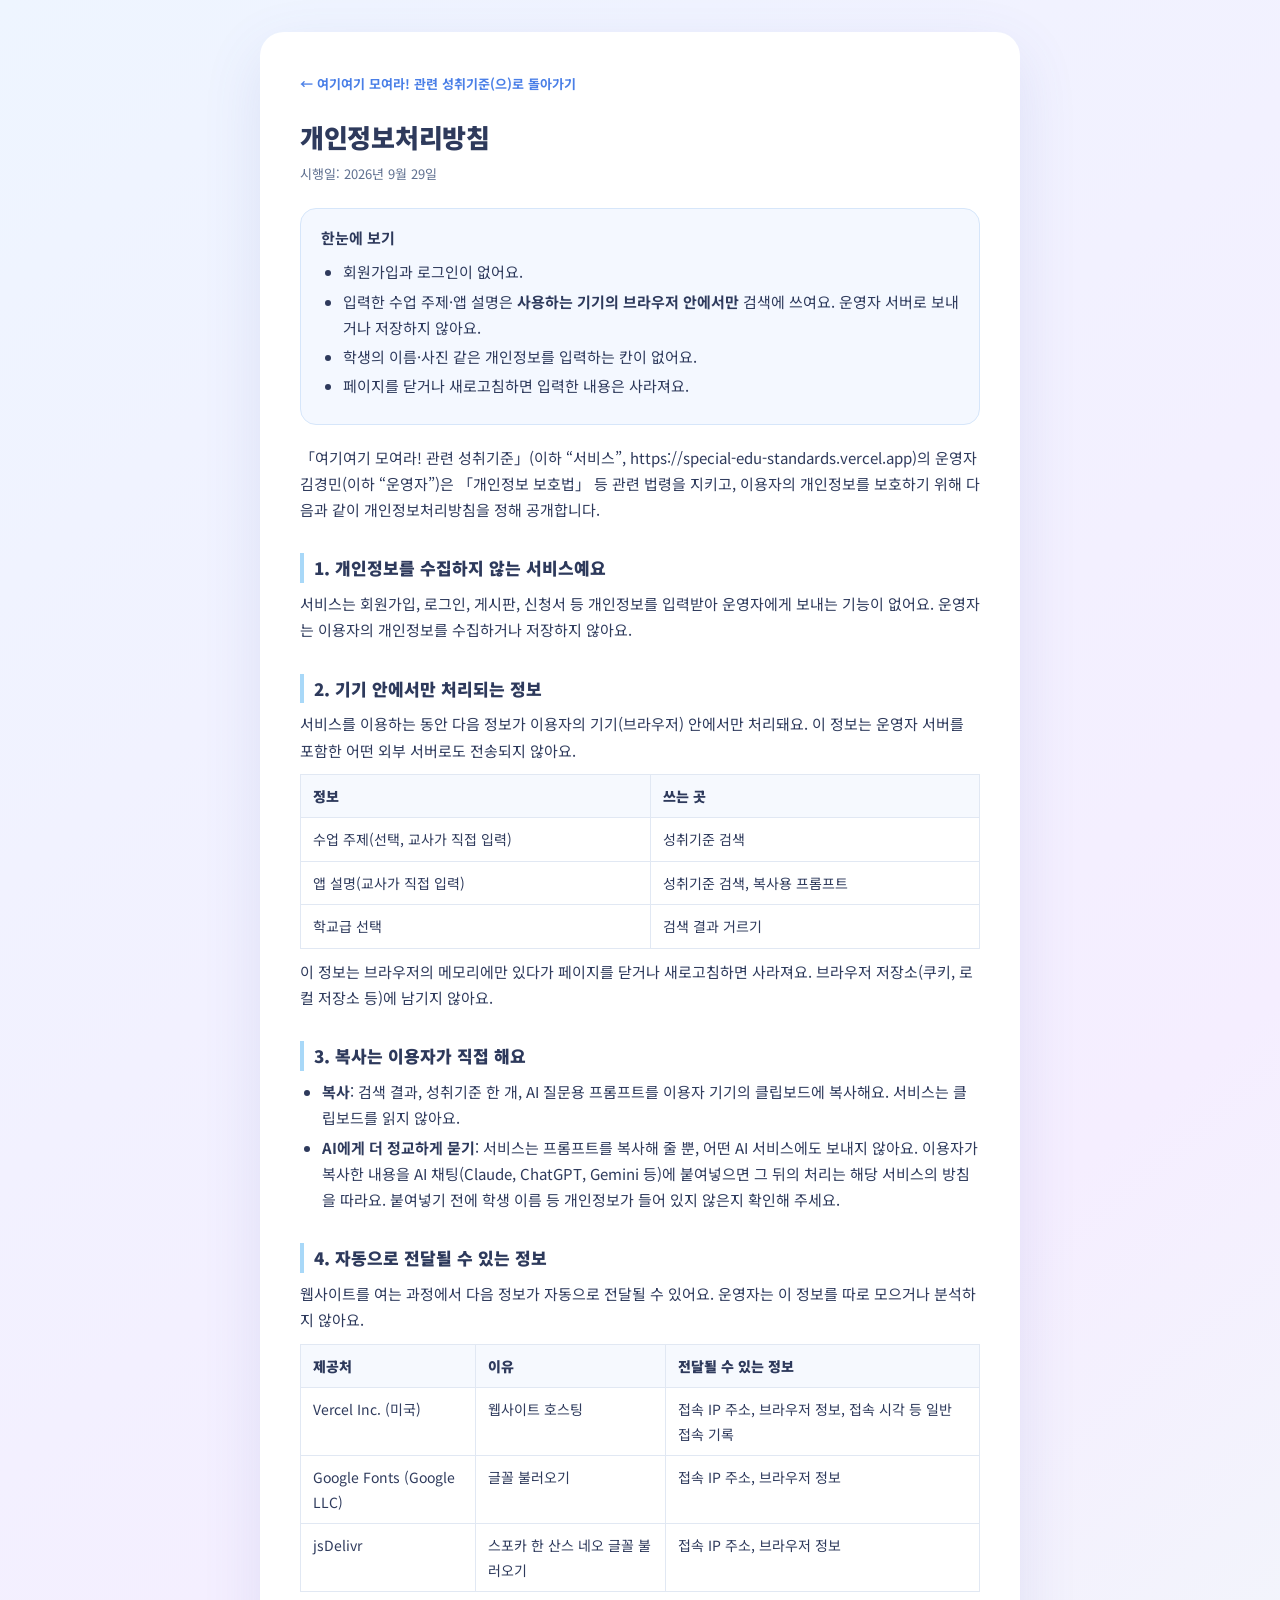
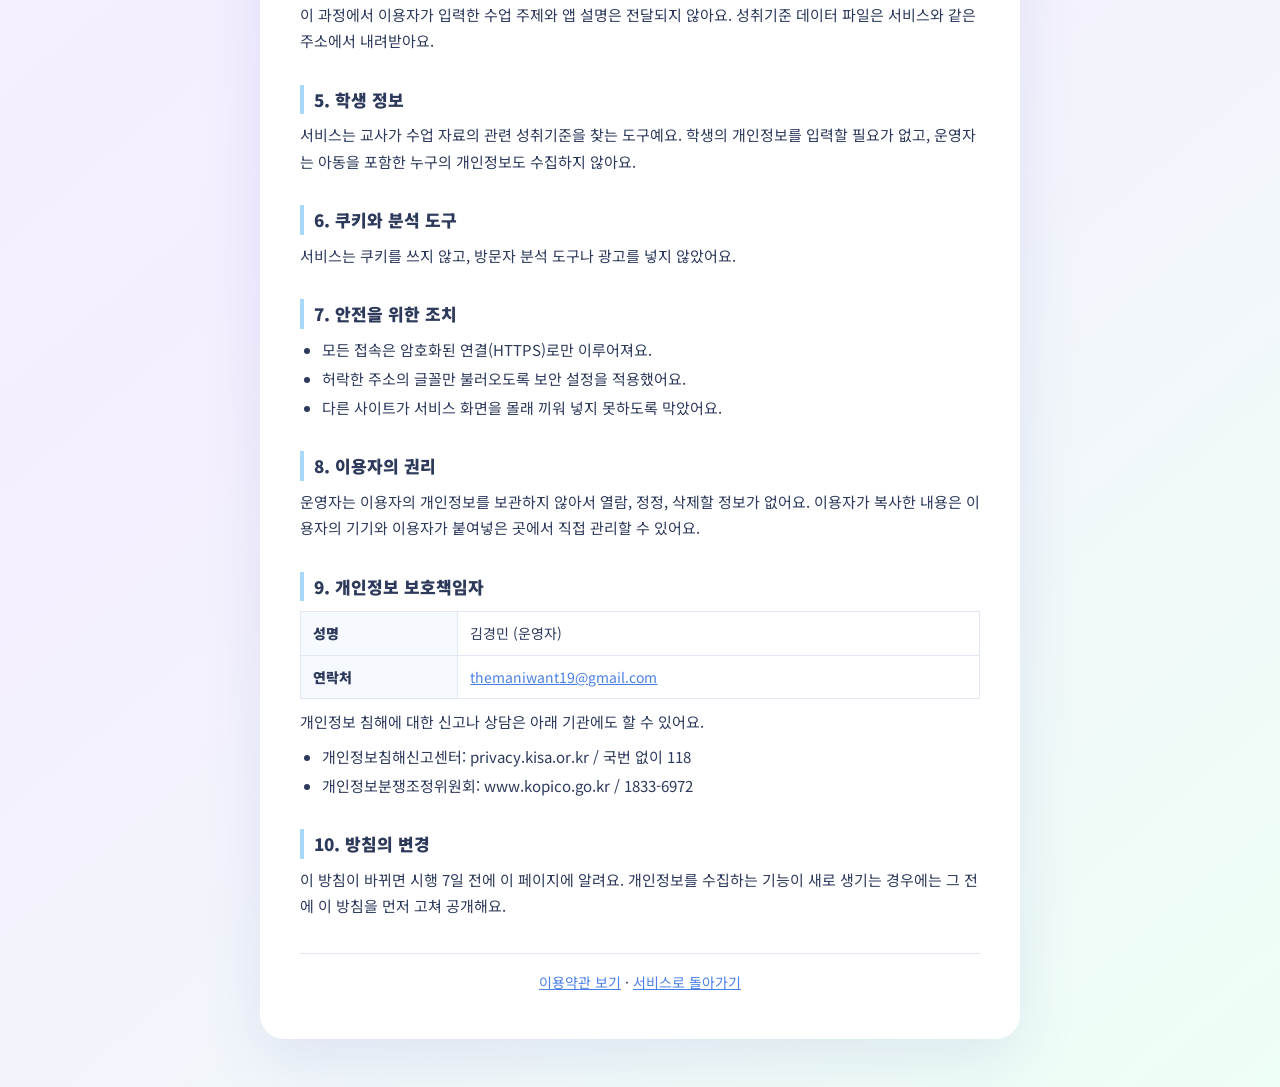
<file: privacy.html>
<!DOCTYPE html>
<html lang="ko">
<head>
<meta charset="UTF-8">
<meta name="viewport" content="width=device-width,initial-scale=1.0">
<title>개인정보처리방침 · 여기여기 모여라! 관련 성취기준</title>
<meta name="description" content="여기여기 모여라! 관련 성취기준 서비스의 개인정보처리방침입니다.">
<link rel="canonical" href="https://special-edu-standards.vercel.app/privacy">
<link href="https://fonts.googleapis.com/css2?family=Noto+Sans+KR:wght@400;700;900&display=swap" rel="stylesheet">
<link rel="stylesheet" href="/policy.css">
<link rel="icon" href="/favicon.svg" type="image/svg+xml">
</head>
<body>
<main class="doc">
  <a class="back" href="/">← 여기여기 모여라! 관련 성취기준(으)로 돌아가기</a>
  <h1>개인정보처리방침</h1>
  <p class="meta">시행일: 2026년 9월 29일</p>
  <div class="summary">
    <b>한눈에 보기</b>
    <ul>
      <li>회원가입과 로그인이 없어요.</li>
      <li>입력한 수업 주제·앱 설명은 <b>사용하는 기기의 브라우저 안에서만</b> 검색에 쓰여요. 운영자 서버로 보내거나 저장하지 않아요.</li>
      <li>학생의 이름·사진 같은 개인정보를 입력하는 칸이 없어요.</li>
      <li>페이지를 닫거나 새로고침하면 입력한 내용은 사라져요.</li>
    </ul>
  </div>

  <p>「여기여기 모여라! 관련 성취기준」(이하 “서비스”, https://special-edu-standards.vercel.app)의 운영자 김경민(이하 “운영자”)은 「개인정보 보호법」 등 관련 법령을 지키고, 이용자의 개인정보를 보호하기 위해 다음과 같이 개인정보처리방침을 정해 공개합니다.</p>

  <h2>1. 개인정보를 수집하지 않는 서비스예요</h2>
  <p>서비스는 회원가입, 로그인, 게시판, 신청서 등 개인정보를 입력받아 운영자에게 보내는 기능이 없어요. 운영자는 이용자의 개인정보를 수집하거나 저장하지 않아요.</p>

  <h2>2. 기기 안에서만 처리되는 정보</h2>
  <p>서비스를 이용하는 동안 다음 정보가 이용자의 기기(브라우저) 안에서만 처리돼요. 이 정보는 운영자 서버를 포함한 어떤 외부 서버로도 전송되지 않아요.</p>
  <table>
    <thead><tr><th>정보</th><th>쓰는 곳</th></tr></thead>
    <tbody>
      <tr><td>수업 주제(선택, 교사가 직접 입력)</td><td>성취기준 검색</td></tr>
      <tr><td>앱 설명(교사가 직접 입력)</td><td>성취기준 검색, 복사용 프롬프트</td></tr>
      <tr><td>학교급 선택</td><td>검색 결과 거르기</td></tr>
    </tbody>
  </table>
  <p>이 정보는 브라우저의 메모리에만 있다가 페이지를 닫거나 새로고침하면 사라져요. 브라우저 저장소(쿠키, 로컬 저장소 등)에 남기지 않아요.</p>
  <h2>3. 복사는 이용자가 직접 해요</h2>
  <ul>
    <li><b>복사</b>: 검색 결과, 성취기준 한 개, AI 질문용 프롬프트를 이용자 기기의 클립보드에 복사해요. 서비스는 클립보드를 읽지 않아요.</li>
    <li><b>AI에게 더 정교하게 묻기</b>: 서비스는 프롬프트를 복사해 줄 뿐, 어떤 AI 서비스에도 보내지 않아요. 이용자가 복사한 내용을 AI 채팅(Claude, ChatGPT, Gemini 등)에 붙여넣으면 그 뒤의 처리는 해당 서비스의 방침을 따라요. 붙여넣기 전에 학생 이름 등 개인정보가 들어 있지 않은지 확인해 주세요.</li>
  </ul>

  <h2>4. 자동으로 전달될 수 있는 정보</h2>
  <p>웹사이트를 여는 과정에서 다음 정보가 자동으로 전달될 수 있어요. 운영자는 이 정보를 따로 모으거나 분석하지 않아요.</p>
  <table>
    <thead><tr><th>제공처</th><th>이유</th><th>전달될 수 있는 정보</th></tr></thead>
    <tbody>
      <tr><td>Vercel Inc. (미국)</td><td>웹사이트 호스팅</td><td>접속 IP 주소, 브라우저 정보, 접속 시각 등 일반 접속 기록</td></tr>
      <tr><td>Google Fonts (Google LLC)</td><td>글꼴 불러오기</td><td>접속 IP 주소, 브라우저 정보</td></tr>
      <tr><td>jsDelivr</td><td>스포카 한 산스 네오 글꼴 불러오기</td><td>접속 IP 주소, 브라우저 정보</td></tr>
    </tbody>
  </table>
  <p>이 과정에서 이용자가 입력한 수업 주제와 앱 설명은 전달되지 않아요. 성취기준 데이터 파일은 서비스와 같은 주소에서 내려받아요.</p>

  <h2>5. 학생 정보</h2>
  <p>서비스는 교사가 수업 자료의 관련 성취기준을 찾는 도구예요. 학생의 개인정보를 입력할 필요가 없고, 운영자는 아동을 포함한 누구의 개인정보도 수집하지 않아요.</p>
  <h2>6. 쿠키와 분석 도구</h2>
  <p>서비스는 쿠키를 쓰지 않고, 방문자 분석 도구나 광고를 넣지 않았어요.</p>

  <h2>7. 안전을 위한 조치</h2>
  <ul>
    <li>모든 접속은 암호화된 연결(HTTPS)로만 이루어져요.</li>
    <li>허락한 주소의 글꼴만 불러오도록 보안 설정을 적용했어요.</li>
    <li>다른 사이트가 서비스 화면을 몰래 끼워 넣지 못하도록 막았어요.</li>
  </ul>

  <h2>8. 이용자의 권리</h2>
  <p>운영자는 이용자의 개인정보를 보관하지 않아서 열람, 정정, 삭제할 정보가 없어요. 이용자가 복사한 내용은 이용자의 기기와 이용자가 붙여넣은 곳에서 직접 관리할 수 있어요.</p>

  <h2>9. 개인정보 보호책임자</h2>
  <table>
    <tbody>
      <tr><th>성명</th><td>김경민 (운영자)</td></tr>
      <tr><th>연락처</th><td><a href="mailto:themaniwant19@gmail.com">themaniwant19@gmail.com</a></td></tr>
    </tbody>
  </table>
  <p>개인정보 침해에 대한 신고나 상담은 아래 기관에도 할 수 있어요.</p>
  <ul>
    <li>개인정보침해신고센터: privacy.kisa.or.kr / 국번 없이 118</li>
    <li>개인정보분쟁조정위원회: www.kopico.go.kr / 1833-6972</li>
  </ul>

  <h2>10. 방침의 변경</h2>
  <p>이 방침이 바뀌면 시행 7일 전에 이 페이지에 알려요. 개인정보를 수집하는 기능이 새로 생기는 경우에는 그 전에 이 방침을 먼저 고쳐 공개해요.</p>

  <p class="foot"><a href="/terms">이용약관 보기</a> · <a href="/">서비스로 돌아가기</a></p>
</main>
</body>
</html>
</file>
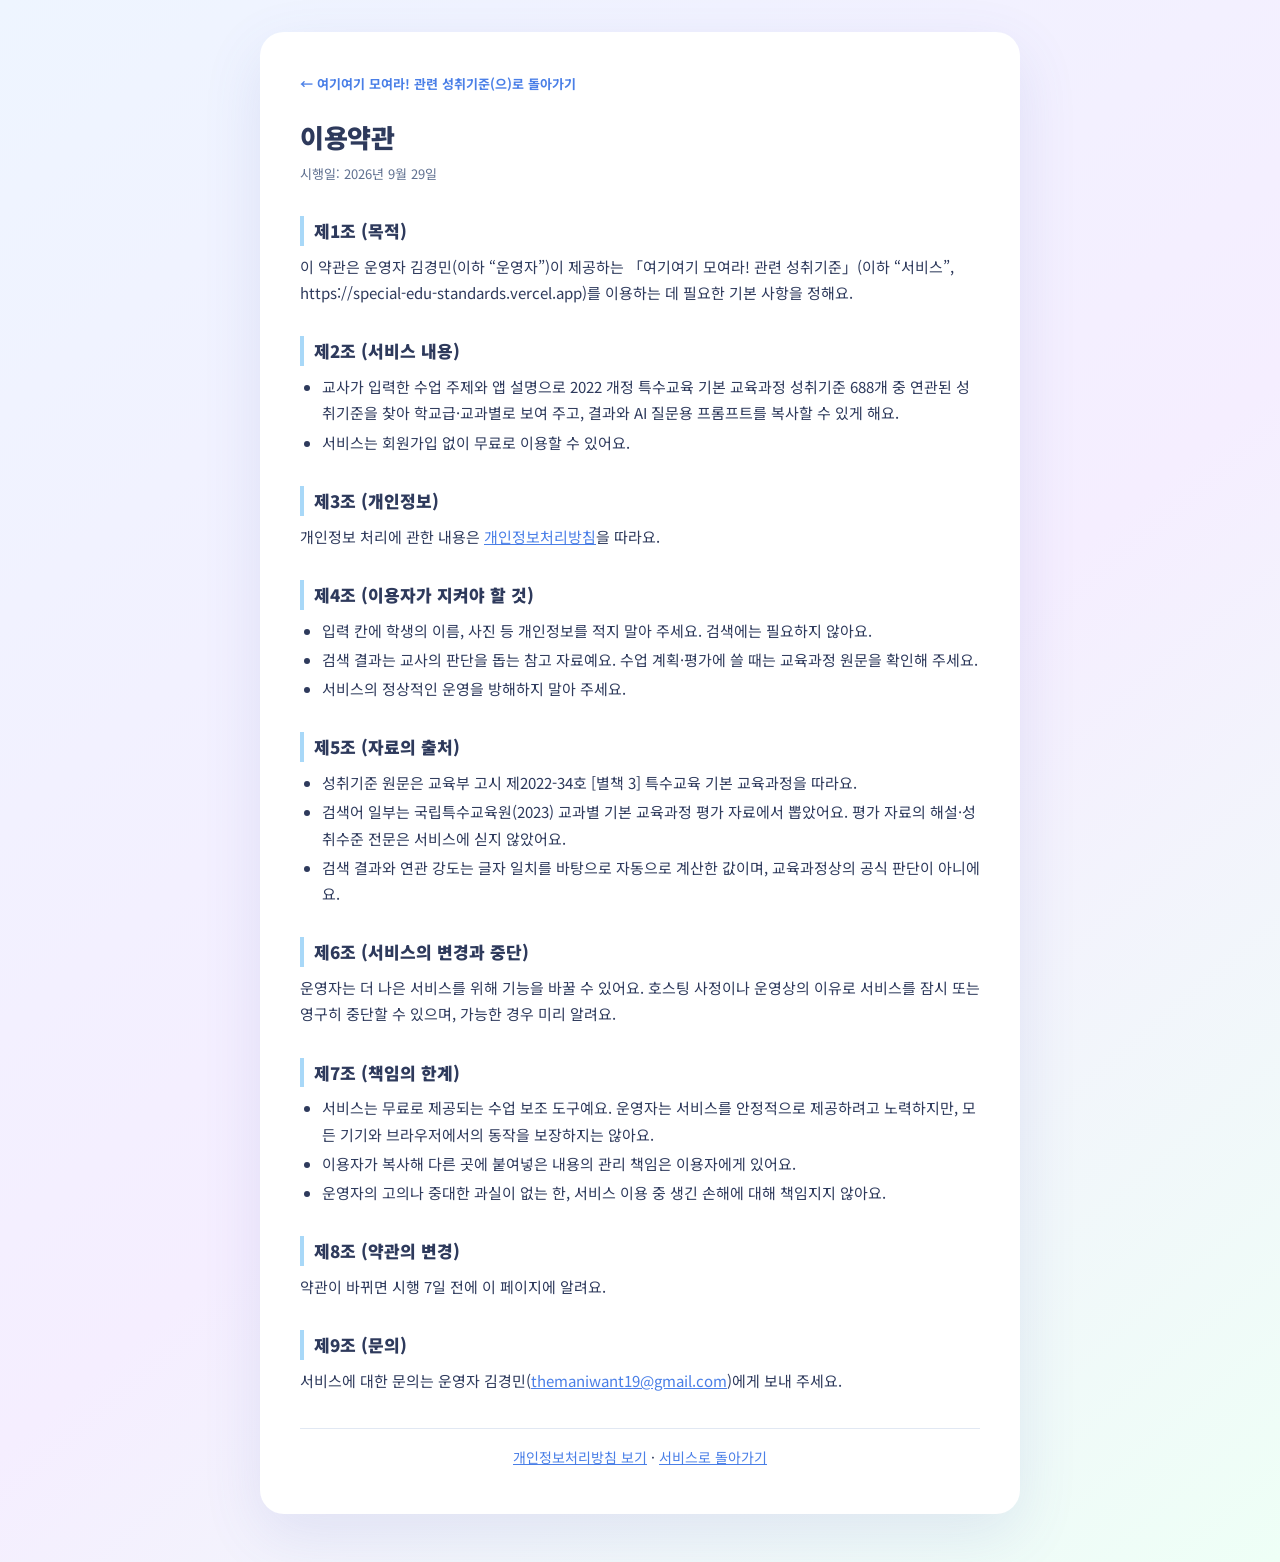
<file: terms.html>
<!DOCTYPE html>
<html lang="ko">
<head>
<meta charset="UTF-8">
<meta name="viewport" content="width=device-width,initial-scale=1.0">
<title>이용약관 · 여기여기 모여라! 관련 성취기준</title>
<meta name="description" content="여기여기 모여라! 관련 성취기준 서비스의 이용약관입니다.">
<link rel="canonical" href="https://special-edu-standards.vercel.app/terms">
<link href="https://fonts.googleapis.com/css2?family=Noto+Sans+KR:wght@400;700;900&display=swap" rel="stylesheet">
<link rel="stylesheet" href="/policy.css">
<link rel="icon" href="/favicon.svg" type="image/svg+xml">
</head>
<body>
<main class="doc">
  <a class="back" href="/">← 여기여기 모여라! 관련 성취기준(으)로 돌아가기</a>
  <h1>이용약관</h1>
  <p class="meta">시행일: 2026년 9월 29일</p>

  <h2>제1조 (목적)</h2>
  <p>이 약관은 운영자 김경민(이하 “운영자”)이 제공하는 「여기여기 모여라! 관련 성취기준」(이하 “서비스”, https://special-edu-standards.vercel.app)를 이용하는 데 필요한 기본 사항을 정해요.</p>

  <h2>제2조 (서비스 내용)</h2>
  <ul>
    <li>교사가 입력한 수업 주제와 앱 설명으로 2022 개정 특수교육 기본 교육과정 성취기준 688개 중 연관된 성취기준을 찾아 학교급·교과별로 보여 주고, 결과와 AI 질문용 프롬프트를 복사할 수 있게 해요.</li>
    <li>서비스는 회원가입 없이 무료로 이용할 수 있어요.</li>
  </ul>

  <h2>제3조 (개인정보)</h2>
  <p>개인정보 처리에 관한 내용은 <a href="/privacy">개인정보처리방침</a>을 따라요.</p>

  <h2>제4조 (이용자가 지켜야 할 것)</h2>
  <ul>
    <li>입력 칸에 학생의 이름, 사진 등 개인정보를 적지 말아 주세요. 검색에는 필요하지 않아요.</li>
    <li>검색 결과는 교사의 판단을 돕는 참고 자료예요. 수업 계획·평가에 쓸 때는 교육과정 원문을 확인해 주세요.</li>
    <li>서비스의 정상적인 운영을 방해하지 말아 주세요.</li>
  </ul>

  <h2>제5조 (자료의 출처)</h2>
  <ul>
    <li>성취기준 원문은 교육부 고시 제2022-34호 [별책 3] 특수교육 기본 교육과정을 따라요.</li>
    <li>검색어 일부는 국립특수교육원(2023) 교과별 기본 교육과정 평가 자료에서 뽑았어요. 평가 자료의 해설·성취수준 전문은 서비스에 싣지 않았어요.</li>
    <li>검색 결과와 연관 강도는 글자 일치를 바탕으로 자동으로 계산한 값이며, 교육과정상의 공식 판단이 아니에요.</li>
  </ul>

  <h2>제6조 (서비스의 변경과 중단)</h2>
  <p>운영자는 더 나은 서비스를 위해 기능을 바꿀 수 있어요. 호스팅 사정이나 운영상의 이유로 서비스를 잠시 또는 영구히 중단할 수 있으며, 가능한 경우 미리 알려요.</p>

  <h2>제7조 (책임의 한계)</h2>
  <ul>
    <li>서비스는 무료로 제공되는 수업 보조 도구예요. 운영자는 서비스를 안정적으로 제공하려고 노력하지만, 모든 기기와 브라우저에서의 동작을 보장하지는 않아요.</li>
    <li>이용자가 복사해 다른 곳에 붙여넣은 내용의 관리 책임은 이용자에게 있어요.</li>
    <li>운영자의 고의나 중대한 과실이 없는 한, 서비스 이용 중 생긴 손해에 대해 책임지지 않아요.</li>
  </ul>

  <h2>제8조 (약관의 변경)</h2>
  <p>약관이 바뀌면 시행 7일 전에 이 페이지에 알려요.</p>

  <h2>제9조 (문의)</h2>
  <p>서비스에 대한 문의는 운영자 김경민(<a href="mailto:themaniwant19@gmail.com">themaniwant19@gmail.com</a>)에게 보내 주세요.</p>

  <p class="foot"><a href="/privacy">개인정보처리방침 보기</a> · <a href="/">서비스로 돌아가기</a></p>
</main>
</body>
</html>
</file>
<file: policy.css>
:root{--text:#2E3A5C;--sub:#5F7090;--line:#E1E8F3;--bg:#F4F8FF;--accent:#4A7FE7}
*{box-sizing:border-box;margin:0;padding:0}
body{font-family:'Noto Sans KR',sans-serif;background:linear-gradient(140deg,#EEF5FF,#F5EEFF 55%,#EEFFF6);color:var(--text);line-height:1.75;min-height:100vh;padding:32px 16px 48px}
.doc{max-width:760px;margin:0 auto;background:#fff;border-radius:24px;padding:36px 40px;box-shadow:0 20px 60px rgba(80,100,180,.12)}
.back{display:inline-block;font-size:13px;font-weight:700;color:var(--accent);text-decoration:none;margin-bottom:18px}
.back:hover{text-decoration:underline}
h1{font-size:26px;font-weight:900;letter-spacing:-.3px}
.meta{font-size:13px;color:var(--sub);margin:4px 0 22px}
h2{font-size:17px;font-weight:900;margin:30px 0 8px;padding-left:10px;border-left:4px solid #A8D8F8}
p{font-size:15px;margin:8px 0}
ul{margin:8px 0 8px 22px;font-size:15px}
li{margin:3px 0}
a{color:var(--accent)}
.summary{background:var(--bg);border:1.5px solid #D6E6FA;border-radius:16px;padding:16px 20px;margin:0 0 20px}
.summary>b{display:block;font-size:15px;margin-bottom:4px}
table{width:100%;border-collapse:collapse;margin:10px 0;font-size:14px}
th,td{border:1px solid var(--line);padding:9px 12px;text-align:left;vertical-align:top}
thead th,tbody th{background:#F6F9FE;font-weight:900;white-space:nowrap}
.foot{margin-top:34px;padding-top:16px;border-top:1px solid var(--line);font-size:14px;text-align:center}
@media(max-width:560px){.doc{padding:26px 18px;border-radius:18px}h1{font-size:22px}table{font-size:13px}th,td{padding:7px 8px}}
</file>
